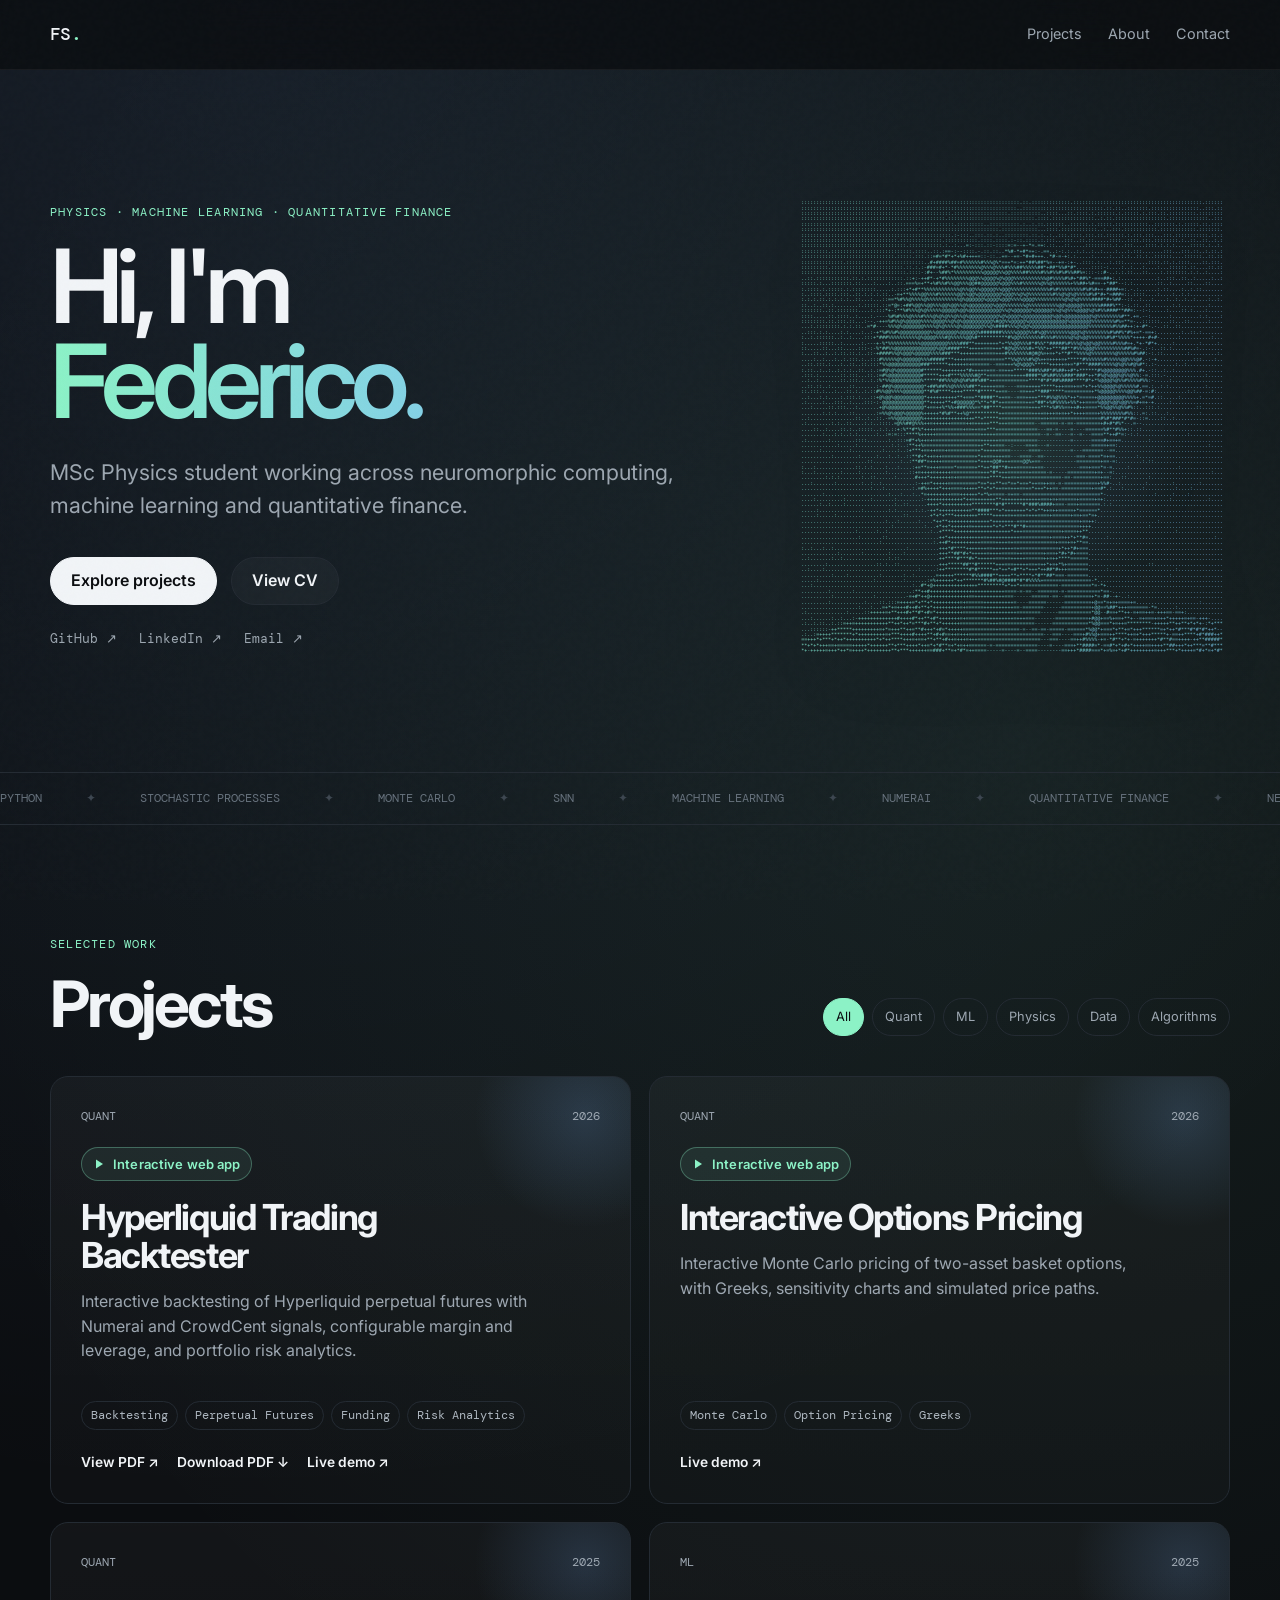
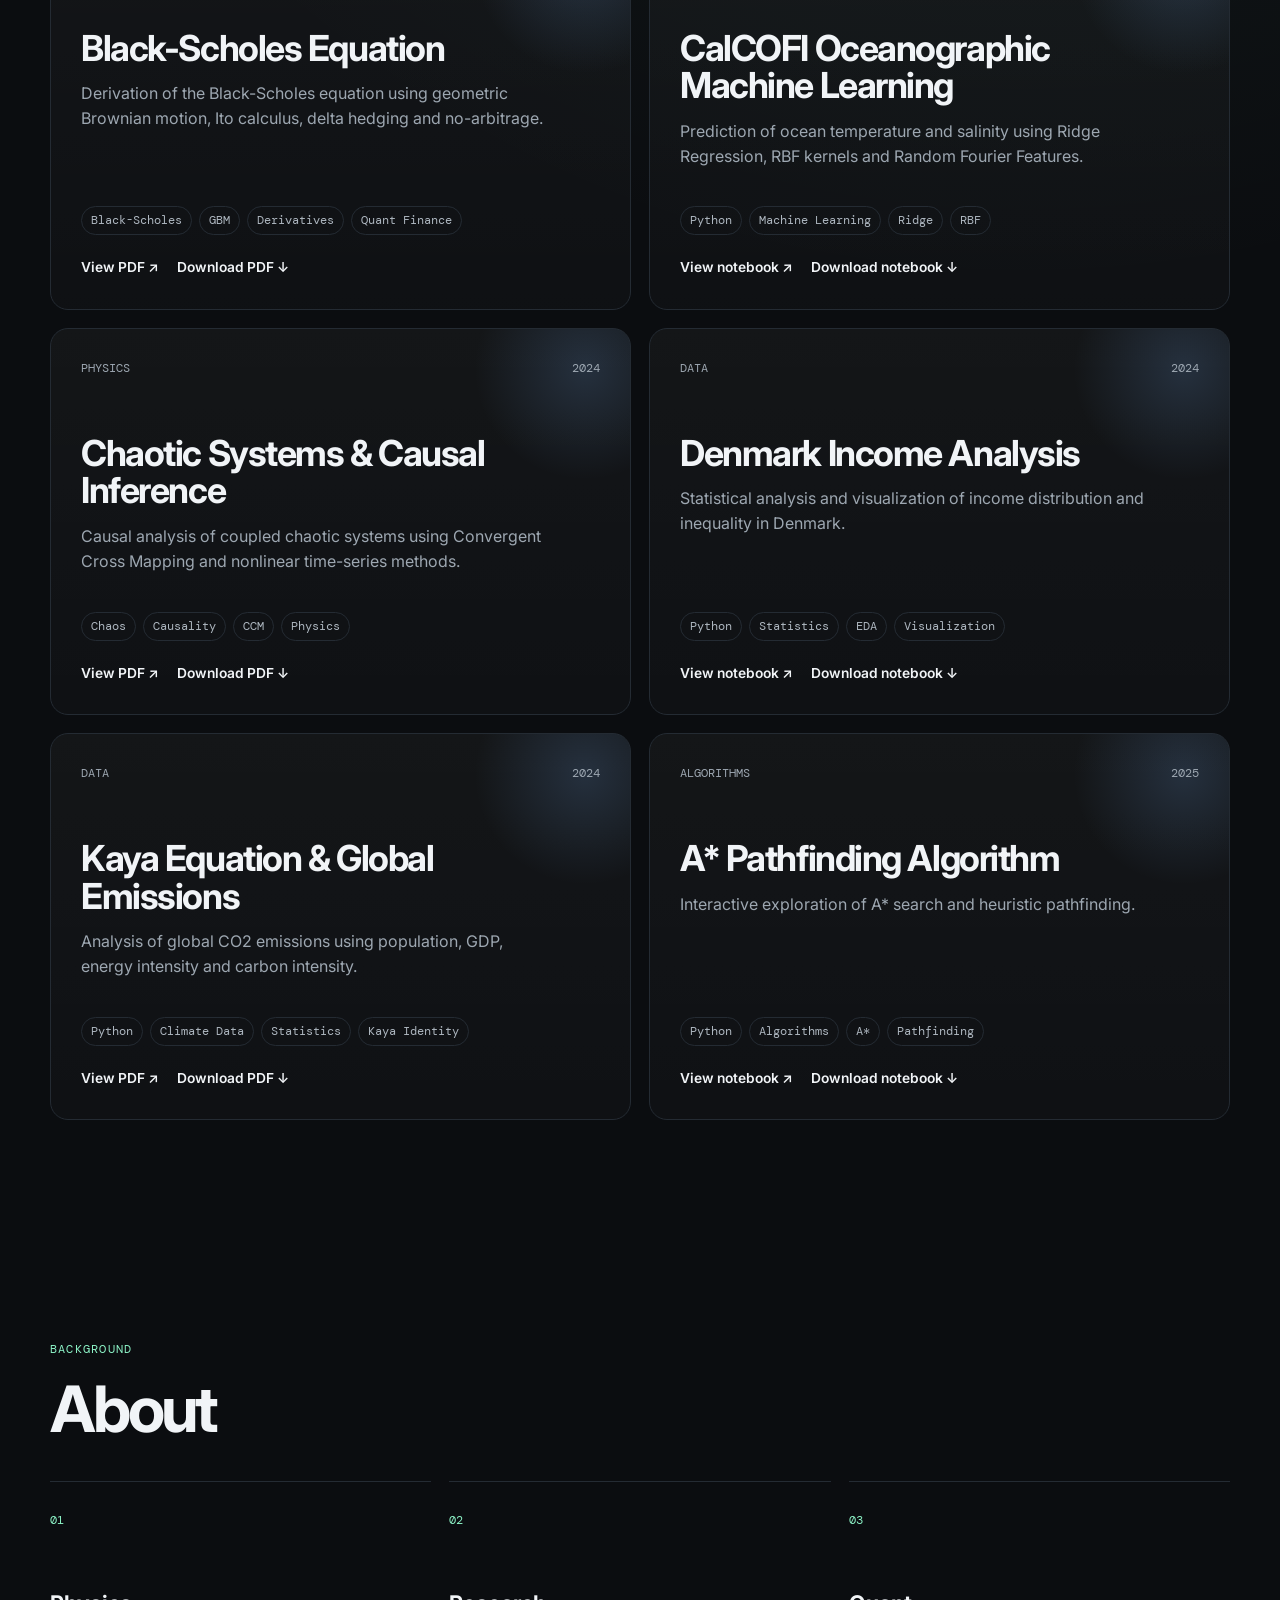
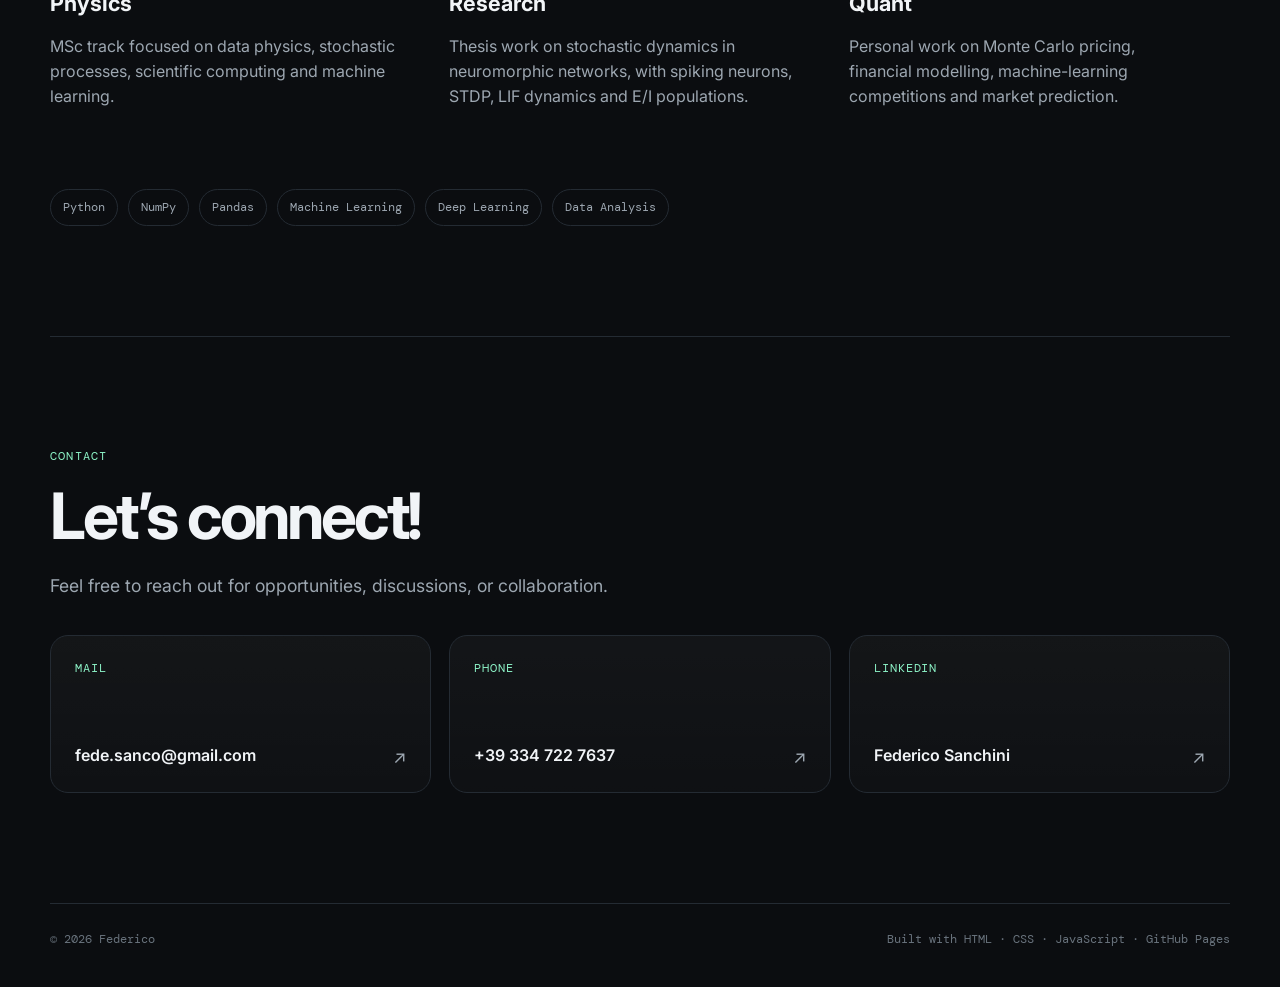
<file: index.html>
<!DOCTYPE html>
<html lang="en">
<head>
  <meta charset="UTF-8" />
  <meta name="viewport" content="width=device-width, initial-scale=1.0" />
  <meta name="description" content="Federico — Physics, Machine Learning, Quantitative Finance and Neuromorphic Computing." />
  <title>Federico Sanchini | Physics · ML · Quant</title>
  <link rel="preconnect" href="https://fonts.googleapis.com">
  <link rel="preconnect" href="https://fonts.gstatic.com" crossorigin>
  <link href="https://fonts.googleapis.com/css2?family=DM+Mono:wght@400;500&family=Inter:wght@400;500;600;700&display=swap" rel="stylesheet">
  <link rel="stylesheet" href="styles.css?v=20260910-app-badge1" />
</head>

<body>
  <div class="noise"></div>

  <header class="site-header">
    <div class="header-inner shell">
      <a class="brand" href="#top">FS<span class="accent">.</span></a>
      <nav class="nav">
        <a href="#projects">Projects</a>
        <a href="#about">About</a>
        <a href="#contact">Contact</a>
      </nav>
    </div>
  </header>

  <main id="top">
    <section class="hero shell">
      <div class="hero-content">
        <div class="eyebrow">PHYSICS · MACHINE LEARNING · QUANTITATIVE FINANCE</div>
        <h1>
          Hi, I'm
          <span class="gradient-text">Federico.</span>
        </h1>
        <p class="hero-copy">
          MSc Physics student working across neuromorphic computing,
          machine learning and quantitative finance.
        </p>

        <div class="hero-actions">
          <a class="button primary" href="#projects">Explore projects</a>
          <a class="button secondary" href="cv.pdf" target="_blank" rel="noreferrer">View CV</a>
        </div>

        <div class="hero-links">
          <a href="https://github.com/federicosanchini" target="_blank" rel="noreferrer">GitHub ↗</a>
          <a href="https://www.linkedin.com/in/federico-sanchini-ba5878307/" target="_blank" rel="noreferrer">LinkedIn ↗</a>
          <a href="mailto:fede.sanco@gmail.com">Email ↗</a>
        </div>
      </div>

      <figure class="hero-portrait">
        <img
          src="assets/images/federico-ascii.svg"
          alt="ASCII portrait of Federico Sanchini"
          width="542"
          height="604"
        />
      </figure>
    </section>

    <section class="ticker" aria-hidden="true">
      <div class="ticker-track">
        <span>PYTHON</span><span>STOCHASTIC PROCESSES</span><span>MONTE CARLO</span>
        <span>SNN</span><span>MACHINE LEARNING</span><span>NUMERAI</span>
        <span>QUANTITATIVE FINANCE</span><span>NEUROMORPHIC COMPUTING</span>
        <span>PYTHON</span><span>STOCHASTIC PROCESSES</span><span>MONTE CARLO</span>
        <span>SNN</span><span>MACHINE LEARNING</span><span>NUMERAI</span>
      </div>
    </section>

    <section id="projects" class="section shell">
      <div class="section-head">
        <div>
          <div class="eyebrow">SELECTED WORK</div>
          <h2>Projects</h2>
        </div>

        <div id="filters" class="filters" aria-label="Project filters"></div>
      </div>

      <div id="projects-grid" class="projects-grid"></div>
    </section>

    <section id="about" class="section shell">
      <div class="section-head">
        <div>
          <div class="eyebrow">BACKGROUND</div>
          <h2>About</h2>
        </div>
      </div>

      <div class="about-grid">
        <div class="about-card">
          <span class="card-number">01</span>
          <h3>Physics</h3>
          <p>
            MSc track focused on data physics, stochastic processes,
            scientific computing and machine learning.
          </p>
        </div>

        <div class="about-card">
          <span class="card-number">02</span>
          <h3>Research</h3>
          <p>
            Thesis work on stochastic dynamics in neuromorphic networks,
            with spiking neurons, STDP, LIF dynamics and E/I populations.
          </p>
        </div>

        <div class="about-card">
          <span class="card-number">03</span>
          <h3>Quant</h3>
          <p>
            Personal work on Monte Carlo pricing, financial modelling,
            machine-learning competitions and market prediction.
          </p>
        </div>
      </div>

      <div class="stack">
        <span>Python</span>
        <span>NumPy</span>
        <span>Pandas</span>
        <span>Machine Learning</span>
        <span>Deep Learning</span>
        <span>Data Analysis</span>
      </div>
    </section>

    <section id="contact" class="section shell contact">
      <div class="eyebrow">CONTACT</div>
      <h2>Let’s connect!</h2>
      <p>
        Feel free to reach out for opportunities, discussions, or collaboration.
      </p>

      <div class="contact-grid">
        <a class="contact-card" href="mailto:fede.sanco@gmail.com">
          <span class="contact-label">Mail</span>
          <span class="contact-value">fede.sanco@gmail.com</span>
          <span class="contact-arrow" aria-hidden="true">↗</span>
        </a>

        <a class="contact-card" href="tel:+393347227637">
          <span class="contact-label">Phone</span>
          <span class="contact-value">+39 334 722 7637</span>
          <span class="contact-arrow" aria-hidden="true">↗</span>
        </a>

        <a
          class="contact-card"
          href="https://www.linkedin.com/in/federico-sanchini-ba5878307/"
          target="_blank"
          rel="noopener noreferrer"
        >
          <span class="contact-label">LinkedIn</span>
          <span class="contact-value">Federico Sanchini</span>
          <span class="contact-arrow" aria-hidden="true">↗</span>
        </a>
      </div>
    </section>
  </main>

  <footer class="footer shell">
    <span>© <span id="year"></span> Federico</span>
    <span>Built with HTML · CSS · JavaScript · GitHub Pages</span>
  </footer>

  <div id="project-modal" class="modal" aria-hidden="true">
    <div class="modal-backdrop" data-close-modal></div>
    <article class="modal-panel" role="dialog" aria-modal="true" aria-labelledby="modal-title">
      <button class="modal-close" aria-label="Close project" data-close-modal>×</button>
      <div id="modal-content"></div>
    </article>
  </div>

  <script src="projects.js?v=20260910-hl-merged1"></script>
  <script src="app.js?v=20260910-app-badge1"></script>
</body>
</html>
</file>
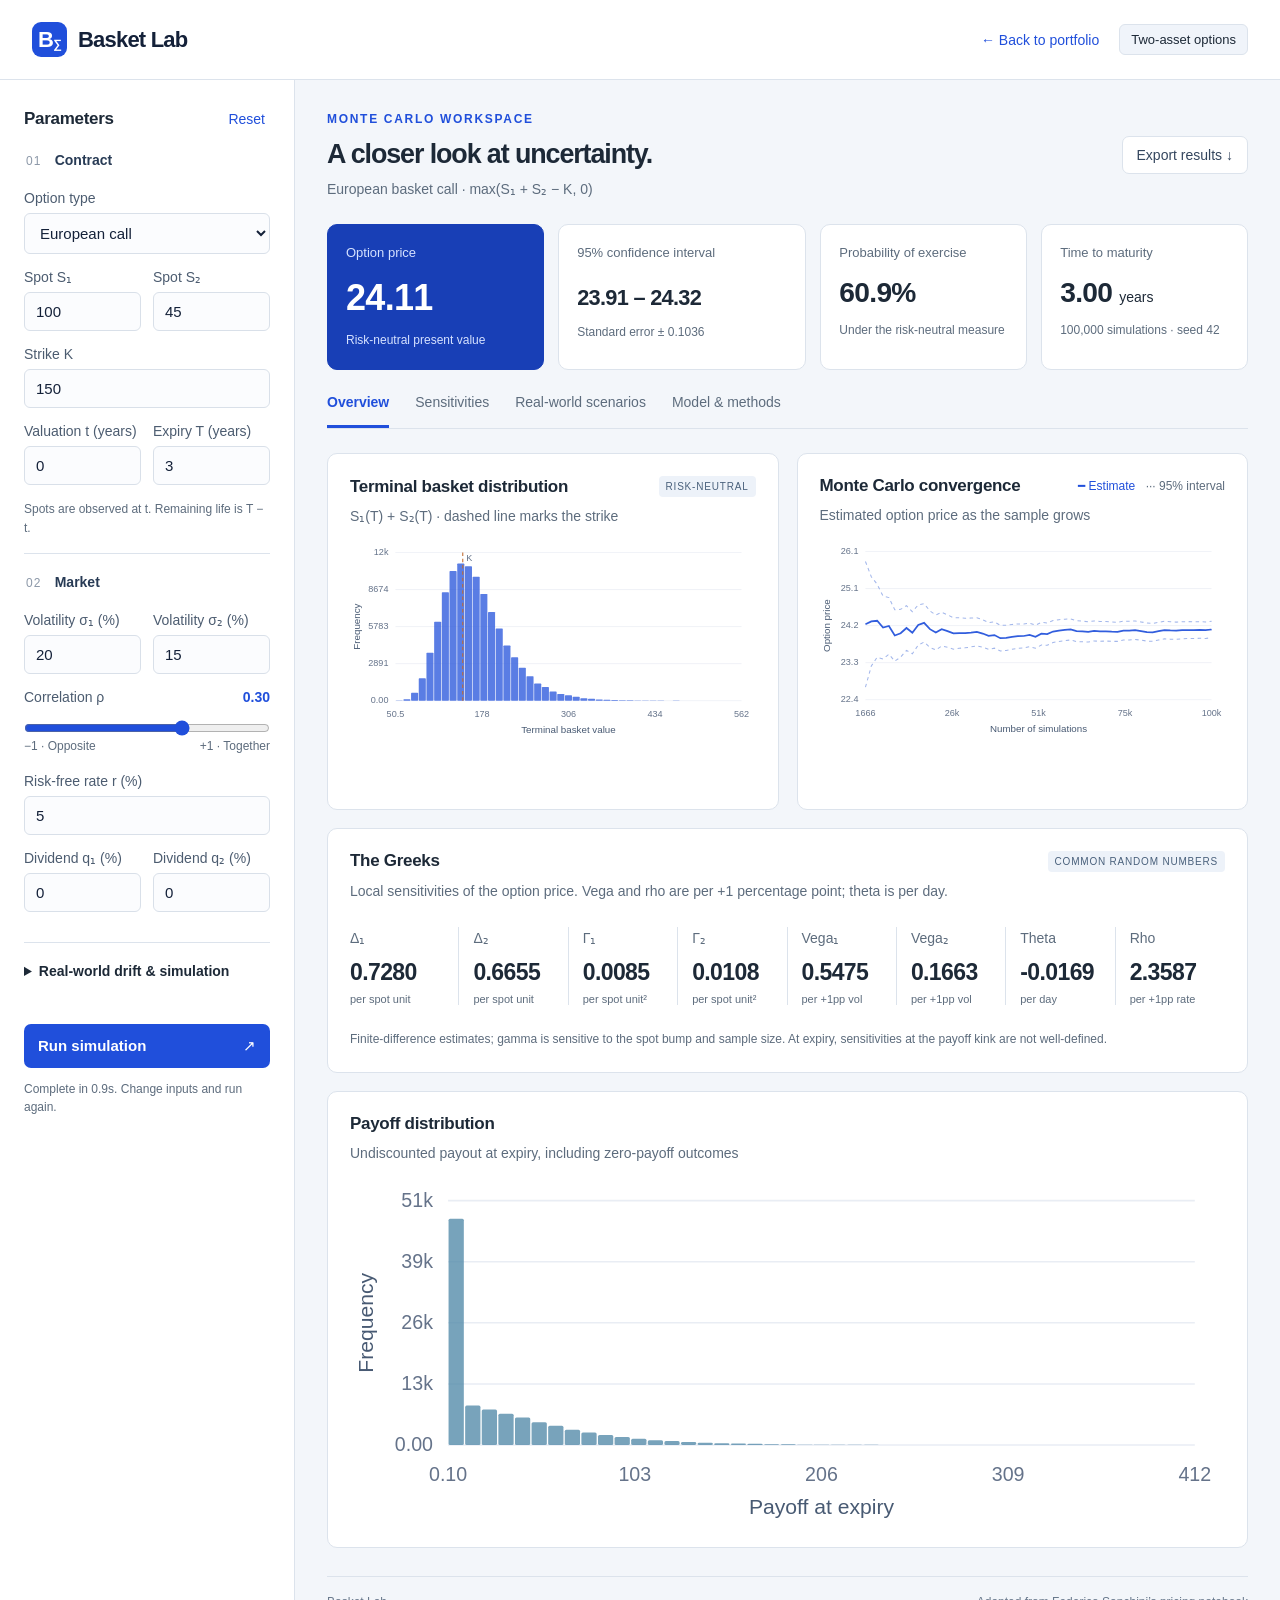
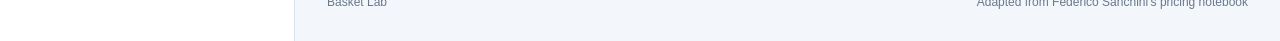
<file: basket-lab/index.html>
<!doctype html><html lang="en"><head><meta charset="utf-8"><meta name="viewport" content="width=device-width, initial-scale=1"><meta name="description" content="Explore two-asset basket options with Monte Carlo pricing, Greeks and interactive sensitivity charts."><title>Basket Lab | Federico Sanchini</title><link rel="stylesheet" href="styles.css"></head><body>
<header><a href="./" class="brand"><span class="mark">B<span>∑</span></span> Basket Lab</a><a class="portfolio-link" href="../">← Back to portfolio</a><span class="tag">Two-asset options</span></header>
<div class="workspace"><aside><div class="section-heading"><h2>Parameters</h2><button id="reset" type="button" class="text-button">Reset</button></div><form id="controls"><fieldset><legend>01 <span>Contract</span></legend><label>Option type<select name="kind"><option value="call">European call</option><option value="put">European put</option></select></label><div class="pair"><label>Spot S₁<input name="s1" type="number" min="0.01" max="100000" step="any" value="100" required></label><label>Spot S₂<input name="s2" type="number" min="0.01" max="100000" step="any" value="45" required></label></div><label>Strike K<input name="k" type="number" min="0.01" max="200000" step="any" value="150" required></label><div class="pair"><label>Valuation t (years)<input name="t" type="number" min="0" max="30" step="any" value="0" required></label><label>Expiry T (years)<input name="T" type="number" min="0" max="30" step="any" value="3" required></label></div><small>Spots are observed at t. Remaining life is T − t.</small></fieldset>
<fieldset><legend>02 <span>Market</span></legend><div class="pair"><label>Volatility σ₁ (%)<input name="v1" type="number" min="0" max="100" step="any" value="20" required></label><label>Volatility σ₂ (%)<input name="v2" type="number" min="0" max="100" step="any" value="15" required></label></div><label class="range-label">Correlation ρ <output id="corr-value">0.30</output><input name="corr" type="range" min="-1" max="1" step="0.01" value="0.3"></label><div class="range-extents"><span>−1 · Opposite</span><span>+1 · Together</span></div><label>Risk-free rate r (%)<input name="r" type="number" min="-10" max="30" step="any" value="5" required></label><div class="pair"><label>Dividend q₁ (%)<input name="q1" type="number" min="0" max="30" step="any" value="0" required></label><label>Dividend q₂ (%)<input name="q2" type="number" min="0" max="30" step="any" value="0" required></label></div></fieldset>
<details><summary>Real-world drift & simulation</summary><div class="pair"><label>Price drift μ₁ (%)<input name="mu1" type="number" min="-50" max="50" step="any" value="8" required></label><label>Price drift μ₂ (%)<input name="mu2" type="number" min="-50" max="50" step="any" value="6" required></label></div><small>μ affects only the real-world scenario chart. Enter price drift excluding dividends.</small><label>Pricing simulations<select name="n"><option value="10000">10,000 · Quick</option><option value="50000">50,000</option><option value="100000" selected>100,000 · Standard</option><option value="500000">500,000 · Precise</option></select></label><div class="pair"><label>Random seed<input name="seed" type="number" min="0" max="4294960000" step="1" value="42" required></label><label>Path steps<input name="steps" type="number" min="10" max="1000" step="1" value="252" required></label></div><label>Spot bump for Greeks (%)<input name="bump" type="number" min="0.1" max="10" step="any" value="1" required></label></details>
<div class="run-area"><button class="primary" id="run" type="submit">Run simulation <span>↗</span></button><p id="status" role="status">Preparing your first simulation…</p></div></form></aside>
<main><div class="title-row"><div><p class="eyebrow">MONTE CARLO WORKSPACE</p><h1>A closer look at uncertainty.</h1><p class="subtitle" id="contract">European basket call · max(S₁ + S₂ − K, 0)</p></div><button id="download" class="outline" disabled>Export results ↓</button></div><div id="results" aria-busy="true"><section class="metrics"><article class="metric featured"><p>Option price</p><strong id="price">—</strong><span>Risk-neutral present value</span></article><article class="metric"><p>95% confidence interval</p><strong id="ci">—</strong><span id="se">Monte Carlo sampling uncertainty</span></article><article class="metric"><p>Probability of exercise</p><strong id="prob">—</strong><span>Under the risk-neutral measure</span></article><article class="metric"><p>Time to maturity</p><strong id="tau">3.00 <em>years</em></strong><span id="samples">100,000 simulations · seed 42</span></article></section>
<nav class="tabs" aria-label="Analysis views"><button data-tab="overview" class="active" aria-pressed="true">Overview</button><button data-tab="sensitivities" aria-pressed="false">Sensitivities</button><button data-tab="scenarios" aria-pressed="false">Real-world scenarios</button><button data-tab="method" aria-pressed="false">Model & methods</button></nav>
<section id="overview" class="tab-panel"><div class="chart-grid"><article class="panel"><div class="panel-top"><h2>Terminal basket distribution</h2><span class="badge">RISK-NEUTRAL</span></div><p>S₁(T) + S₂(T) · dashed line marks the strike</p><div id="distribution" class="chart"></div></article><article class="panel"><div class="panel-top"><h2>Monte Carlo convergence</h2><span class="legend">━ Estimate <span>··· 95% interval</span></span></div><p>Estimated option price as the sample grows</p><div id="convergence" class="chart"></div></article></div><article class="panel greeks-panel"><div class="panel-top"><h2>The Greeks</h2><span class="badge">COMMON RANDOM NUMBERS</span></div><p>Local sensitivities of the option price. Vega and rho are per +1 percentage point; theta is per day.</p><div class="greek-grid" id="greeks"></div><small>Finite-difference estimates; gamma is sensitive to the spot bump and sample size. At expiry, sensitivities at the payoff kink are not well-defined.</small></article><article class="panel"><h2>Payoff distribution</h2><p>Undiscounted payout at expiry, including zero-payoff outcomes</p><div id="payoff" class="chart short"></div></article></section>
<section id="sensitivities" class="tab-panel" hidden><p class="view-note" id="chart-note"></p><div class="chart-grid"><article class="panel"><h2>Spot × volatility</h2><p>Option price across S₁ and σ₁; other inputs held constant</p><div id="heatmap" class="chart heatmap"></div></article><article class="panel"><h2>Price vs correlation</h2><p>How joint asset movement changes the option value</p><div id="correlation" class="chart"></div></article><article class="panel"><h2>Price vs strike</h2><p>Change the exercise price, hold the market fixed</p><div id="strike" class="chart"></div></article><article class="panel"><h2>Price vs remaining maturity</h2><p>Reprice at different times to expiry</p><div id="maturity" class="chart"></div></article></div></section>
<section id="scenarios" class="tab-panel" hidden><div class="info"><strong>Explore expected returns with μ₁ and μ₂.</strong><p>These paths use your real-world price drifts. The option price and Greeks above continue to use r − q under the risk-neutral measure.</p></div><article class="panel"><div class="panel-top"><h2>Possible basket paths</h2><span class="badge">REAL-WORLD</span></div><p>Twelve illustrative paths · bold line is the analytical expected basket value</p><div id="paths" class="chart tall"></div></article><p class="view-note">Time steps control only this path display. European option prices use exact terminal sampling, so they have no time-discretization error.</p></section>
<section id="method" class="tab-panel" hidden><article class="panel prose"><h2>Two correlated geometric Brownian motions</h2><p>The basket contains one unit of each asset. This extends the supplied pricing notebook with a put option, dividends, reproducible randomness and rate sensitivity. All prices use one consistent, unspecified currency.</p><div class="formula">Sᵢ(T) = Sᵢ(t) exp[(r − qᵢ − ½σᵢ²)τ + σᵢ√τ Zᵢ]<br>Z₂ = ρX + √(1 − ρ²)Y &nbsp; · &nbsp; Z₁ = X &nbsp; · &nbsp; τ = T − t</div><p>X and Y are independent standard normal draws. For a call the payoff is max(S₁(T) + S₂(T) − K, 0); for a put it is max(K − S₁(T) − S₂(T), 0). The estimated value is the mean payoff discounted by exp(−rτ).</p><h3>Precision and sensitivities</h3><p>The approximate 95% interval is price ± 1.96 × standard error of discounted payoffs. It measures simulation error, not model risk. A zero standard error with zero observed payouts does not rule out rare payouts. Increase the sample size for tail events.</p><p>Greeks use finite differences with the same Gaussian draws for every bump. Delta and gamma use your spot bump. Vega uses a 0.5 percentage point volatility bump (forward at zero); rho uses a 0.05 percentage point rate bump. Theta rolls remaining maturity down by one day, or the available fraction of a day near expiry, normalized to a daily rate. At expiry theta is unavailable.</p><p>Sensitivity charts reuse up to 15,000 draws for responsiveness; the headline price and Greeks use your full sample count. Their estimates may differ slightly. At extreme volatility or maturity, rare lognormal tail events may require many more samples.</p><h3>Assumptions</h3><p>European exercise, constant rates, continuous dividend yields, constant volatilities and correlation, and no transaction costs. Real-world paths use μ as the price drift excluding dividends. Inputs are model scenarios, not live market data.</p><p><a href="https://book.derivative-securities.org/Chapter_MonteCarlo.html" target="_blank" rel="noreferrer">Reference: Pricing and Hedging Derivative Securities, Monte Carlo Methods ↗</a></p></article></section>
</div><footer>Basket Lab <span>Adapted from Federico Sanchini’s pricing notebook</span></footer></main></div><script type="module" src="app.js"></script></body></html>
</file>
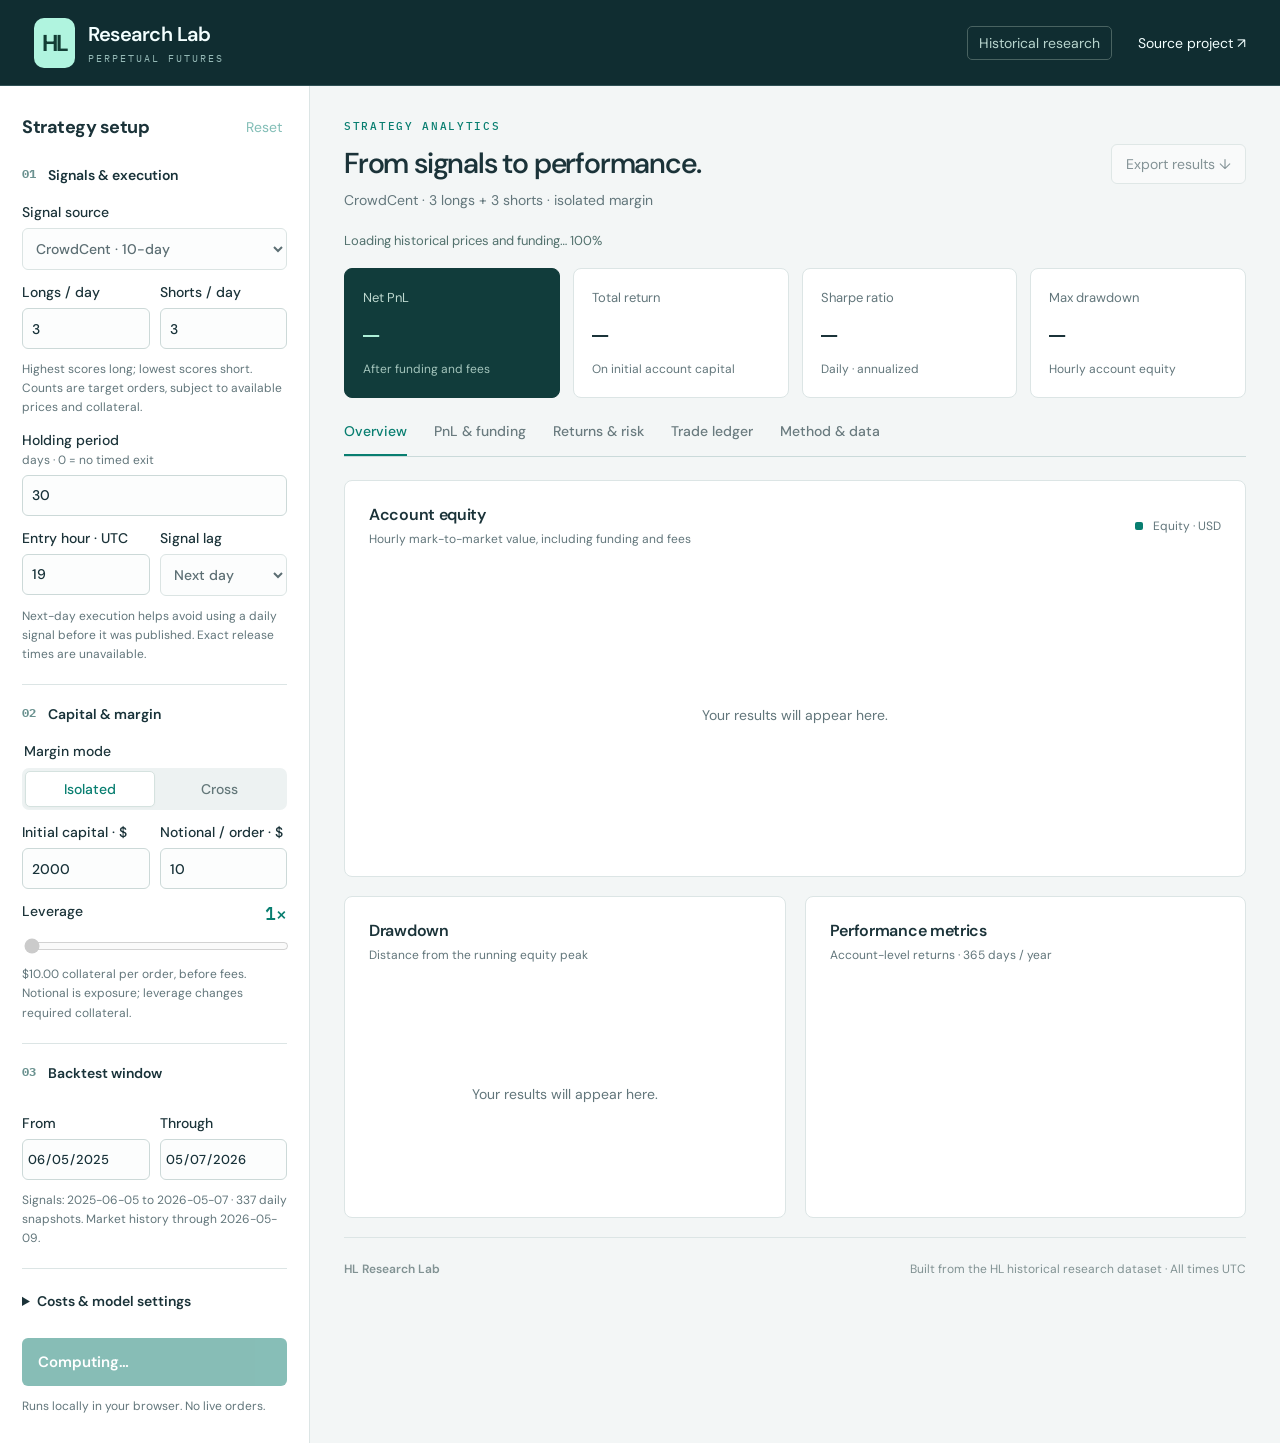
<file: hl-lab/index.html>
<!doctype html><html lang="en"><head><meta charset="utf-8"><meta name="viewport" content="width=device-width,initial-scale=1"><meta name="description" content="Explore historical Hyperliquid perpetual futures strategies with Numerai and CrowdCent signals, funding attribution and portfolio risk analytics."><title>HL Research Lab | Federico Sanchini</title><link rel="stylesheet" href="./style.css"><link rel="icon" href="data:image/svg+xml,%3Csvg xmlns='http://www.w3.org/2000/svg' viewBox='0 0 64 64'%3E%3Crect width='64' height='64' rx='12' fill='%230c2527'/%3E%3Ctext x='8' y='43' fill='%237fe8cb' font-size='35' font-family='sans-serif'%3EHL%3C/text%3E%3C/svg%3E"></head><body>
<header class="top"><a class="brand" href="./"><span class="logo">HL</span><span>Research Lab<small>PERPETUAL FUTURES</small></span></a><div class="top-right"><span class="snapshot">Historical research</span><a href="https://github.com/federicosanchini/HL" target="_blank" rel="noreferrer">Source project ↗</a></div></header>
<div class="workspace"><aside><form id="settings"><div class="side-title"><h2>Strategy setup</h2><button type="button" id="reset" class="text-button">Reset</button></div>
<section class="control-group"><h3>01 <span>Signals & execution</span></h3><label>Signal source<select name="source" id="source"><option value="crowd10">CrowdCent · 10-day</option><option value="crowd30">CrowdCent · 30-day</option><option value="numerai">Numerai</option></select></label><div class="two"><label>Longs / day<input name="longs" type="number" min="0" max="90" step="1" value="3" required></label><label>Shorts / day<input name="shorts" type="number" min="0" max="90" step="1" value="3" required></label></div><p class="hint">Highest scores long; lowest scores short. Counts are target orders, subject to available prices and collateral.</p><label>Holding period <span>days · 0 = no timed exit</span><input name="holding" type="number" min="0" max="365" step="1" value="30" required></label><div class="two"><label>Entry hour · UTC<input name="entryHour" type="number" min="0" max="23" step="1" value="19" required></label><label>Signal lag<select name="signalLag"><option value="1">Next day</option><option value="0">Same day</option></select></label></div><p class="hint">Next-day execution helps avoid using a daily signal before it was published. Exact release times are unavailable.</p></section>
<section class="control-group"><h3>02 <span>Capital & margin</span></h3><fieldset><legend>Margin mode</legend><div class="segmented"><label><input type="radio" name="mode" value="isolated" checked><span>Isolated</span></label><label><input type="radio" name="mode" value="cross"><span>Cross</span></label></div></fieldset><div class="two"><label>Initial capital · $<input name="capital" type="number" min="1" max="100000000" value="2000" required></label><label>Notional / order · $<input name="notional" type="number" min="0.01" max="10000000" step="0.01" value="10" required></label></div><label class="range-label">Leverage <output id="lev-label">1×</output><input name="leverage" id="leverage" type="range" min="1" max="40" step="1" value="1"></label><p class="hint" id="margin-hint">$10.00 collateral per order, before fees. Notional is exposure; leverage changes required collateral.</p></section>
<section class="control-group"><h3>03 <span>Backtest window</span></h3><div class="two"><label>From<input type="date" name="start" id="start" value="2025-06-05" required></label><label>Through<input type="date" name="end" id="end" value="2026-05-07" required></label></div><p class="hint" id="coverage">Reading available history…</p></section>
<details class="advanced"><summary>Costs & model settings</summary><div class="two"><label>Fee / fill · bps<input name="feeBps" type="number" min="0" max="1000" step="0.1" value="4.5" required></label><label>Liquidation fee · bps<input name="liqBps" type="number" min="0" max="1000" step="0.1" value="0" required></label><label>Risk-free rate · %<input name="rfPct" type="number" min="-99" max="100" step="0.1" value="0" required></label><label>Entry delay · hours<input name="delay" type="number" min="0" max="23" step="1" value="1" required></label><label>Fallback max leverage<input name="defaultMax" type="number" min="1" max="40" step="1" value="5" required></label></div><label class="check"><input name="closeEnd" type="checkbox" checked>Close positions at end</label><label class="check"><input name="fallback" type="checkbox" checked>Use oracle prices for missing candles</label></details>
<div class="run-wrap"><button class="run" id="run" type="submit">Run backtest <span>↗</span></button><p class="hint" id="run-note">Runs locally in your browser. No live orders.</p></div></form></aside>
<main><div class="heading"><div><p class="eyebrow">STRATEGY ANALYTICS</p><h1>From signals to performance.</h1><p id="run-description">CrowdCent · 3 longs + 3 shorts · isolated margin</p></div><button id="export" class="outline" disabled>Export results ↓</button></div>
<div id="status" class="status" role="status" aria-live="polite">Loading historical data…</div>
<div id="results" aria-busy="true"><section class="metrics" id="metrics"><article><span>Net PnL</span><strong>—</strong><small>After funding and fees</small></article><article><span>Total return</span><strong>—</strong><small>On initial account capital</small></article><article><span>Sharpe ratio</span><strong>—</strong><small>Daily · annualized</small></article><article><span>Max drawdown</span><strong>—</strong><small>Hourly account equity</small></article></section>
<nav class="tabs" aria-label="Analysis views"><button class="active" data-tab="overview" aria-pressed="true">Overview</button><button data-tab="attribution" aria-pressed="false">PnL & funding</button><button data-tab="risk" aria-pressed="false">Returns & risk</button><button data-tab="trades" aria-pressed="false">Trade ledger</button><button data-tab="method" aria-pressed="false">Method & data</button></nav>
<div id="overview" class="tab-content"><section class="panel"><div class="panel-heading"><div><h2>Account equity</h2><p>Hourly mark-to-market value, including funding and fees</p></div><span class="legend"><i></i> Equity · USD</span></div><div id="equity-chart" class="chart tall"></div></section><div class="split"><section class="panel"><div class="panel-heading"><div><h2>Drawdown</h2><p>Distance from the running equity peak</p></div></div><div id="dd-chart" class="chart"></div></section><section class="panel"><div class="panel-heading"><div><h2>Performance metrics</h2><p>Account-level returns · 365 days / year</p></div></div><div id="metric-table"></div></section></div></div>
<div id="attribution" class="tab-content" hidden><section class="panel"><div class="panel-heading"><div><h2>Where the PnL comes from</h2><p>Price PnL + funding − fees = net PnL</p></div></div><div id="decomp" class="decomp"></div><div id="pnl-chart" class="chart tall"></div></section><div class="split"><section class="panel"><div class="panel-heading"><div><h2>Funding PnL</h2><p>Positive = received · negative = paid</p></div></div><div id="fund-chart" class="chart"></div></section><section class="panel"><div class="panel-heading"><div><h2>Long & short price PnL</h2><p>Realized + unrealized · excludes funding and fees</p></div></div><div id="side-chart" class="chart"></div></section></div></div>
<div id="risk" class="tab-content" hidden><div class="split"><section class="panel"><div class="panel-heading"><div><h2>Daily return distribution</h2><p>UTC day-end account equity changes</p></div></div><div id="hist-chart" class="chart"></div></section><section class="panel"><div class="panel-heading"><div><h2>Monthly returns</h2><p>Compounded daily account returns</p></div></div><div id="monthly"></div></section></div><section class="panel"><div class="panel-heading"><div><h2>Gross exposure</h2><p>Sum of absolute position notionals · USD</p></div></div><div id="exp-chart" class="chart"></div></section><section class="panel"><div class="panel-heading"><h2>Risk & trading statistics</h2></div><div id="risk-metrics" class="risk-grid"></div></section></div>
<div id="trades" class="tab-content" hidden><section class="panel"><div class="panel-heading"><div><h2>Execution ledger</h2><p id="trade-caption"></p></div><label class="compact">Show<select id="ledger-type"><option value="trades">Executed orders</option><option value="closed">Closing events</option><option value="skips">Skipped signals</option></select></label></div><div id="ledger" class="table-scroll"></div><div class="pagination"><button class="outline" id="prev">← Previous</button><span id="page-count"></span><button class="outline" id="next">Next →</button></div></section></div>
<div id="method" class="tab-content" hidden><section class="panel prose"><p class="eyebrow">REPRODUCIBLE RESEARCH</p><h2>Historical data. Explicit assumptions.</h2><p>This app adapts the Python backtester in Federico Sanchini’s HL repository to run in the browser. All results use the uploaded repository’s historical CSV snapshot, not live market data.</p><div id="data-quality"></div><h3>Strategy and portfolio accounting</h3><p>Daily signals select the highest scores for longs and the lowest for shorts. Each selected symbol receives a fixed-notional order. Same-side orders merge at a weighted-average entry price; opposite-side orders reduce, close, or flip the position. Long selections take precedence if the selections overlap. Actual fills can be fewer than requested.</p><p>Isolated mode locks collateral per symbol; funding changes that collateral. Cross mode shares account collateral. Leverage sets initial margin (notional ÷ leverage), not a multiplier on fixed-notional PnL. Orders above the repository’s asset leverage limit are skipped. Limits and maintenance rates are a historical, partial model table, not verified current exchange rules.</p><h3>Execution, funding and liquidation</h3><p>Orders use the configured UTC candle open, with a bounded entry delay. Funding is applied after orders at each hourly timestamp: −signed quantity × oracle price × funding rate. Positive rates cost longs and pay shorts. Missing funding records contribute no funding and are counted below; missing oracle prices use the latest available mark.</p><p>Candle closes proxy mark prices; lows and highs proxy intrahour liquidation triggers. Cross liquidation is a sequential portfolio approximation; the intrahour price path, exchange margin tiers, slippage, market impact and order-book liquidity are not modeled. Oracle fallback candles have identical OHLC values and can understate liquidation risk. Stale marks are carried when no permitted candle is available.</p><h3>Changes from the original Python model</h3><p>Collateral checks use the current candle open instead of its future close. Timed exits retain a reference to their original exposure so an old exit cannot close a newly reopened position. Risk-reducing exits are allowed even if free collateral is depleted; flips must fund the new exposure. Final closure uses the actual stop time if equity is depleted. Signal execution defaults to a one-day lag because precise historical publication times are absent. These changes can make results differ from the original script.</p><h3>Metric definitions</h3><p>Equity = initial capital + realized price PnL + unrealized price PnL + funding − fees. Daily returns use consecutive UTC day-end equity values, with initial capital as the first baseline. Sharpe uses mean daily excess return ÷ sample standard deviation × √365. Sortino uses the root-mean-square negative daily excess return as its denominator, across all days. The annual risk-free input is converted to a compound daily rate.</p><p>CAGR = (final equity ÷ initial capital)^(365 ÷ elapsed days) − 1. Short windows can produce extreme annualized values. Maximum drawdown uses hourly equity and includes initial capital as the starting peak. Calmar = CAGR ÷ absolute maximum drawdown. Undefined metrics display “—”; CAGR is undefined for nonpositive final equity.</p><p>Win rate and profit factor use closing-event price PnL minus exit fees. They exclude entry fees and funding, and partial closes count as separate events. They are not full round-trip net trade statistics. Full account performance includes every fee and funding payment.</p></section></div>
</div><footer><span>HL Research Lab</span><span>Built from the HL historical research dataset · All times UTC</span></footer></main></div><div id="tooltip" class="tooltip" hidden></div><script type="module" src="./app.js"></script></body></html>
</file>
<file: styles.css>
:root {
  --bg: #0b0d10;
  --bg-soft: #11151a;
  --panel: #14191f;
  --text: #f1f4f7;
  --muted: #9da7b1;
  --line: #242b33;
  --accent: #8cf2c6;
  --accent-2: #7eb6ff;
  --radius: 18px;
  --shell: 1180px;
}

* { box-sizing: border-box; }

html { scroll-behavior: smooth; }

body {
  margin: 0;
  background:
    radial-gradient(circle at 20% 0%, rgba(126, 182, 255, 0.10), transparent 35%),
    radial-gradient(circle at 80% 18%, rgba(140, 242, 198, 0.08), transparent 32%),
    var(--bg);
  color: var(--text);
  font-family: "Inter", system-ui, -apple-system, BlinkMacSystemFont, "Segoe UI", sans-serif;
  line-height: 1.55;
}

body.modal-open { overflow: hidden; }

a { color: inherit; text-decoration: none; }

button, a { -webkit-tap-highlight-color: transparent; }

.shell {
  width: min(calc(100% - 40px), var(--shell));
  margin-inline: auto;
}

.noise {
  position: fixed;
  inset: 0;
  pointer-events: none;
  opacity: .03;
  background-image: url("data:image/svg+xml,%3Csvg viewBox='0 0 180 180' xmlns='http://www.w3.org/2000/svg'%3E%3Cfilter id='noise'%3E%3CfeTurbulence type='fractalNoise' baseFrequency='.9' numOctaves='3' stitchTiles='stitch'/%3E%3C/filter%3E%3Crect width='100%25' height='100%25' filter='url(%23noise)' opacity='.55'/%3E%3C/svg%3E");
  z-index: 20;
}

.site-header {
  position: sticky;
  top: 0;
  z-index: 10;
  width: 100%;
  background: rgba(11, 13, 16, .78);
  backdrop-filter: blur(16px);
  border-bottom: 1px solid rgba(255,255,255,.05);
}

.header-inner {
  min-height: 69px;
  display: flex;
  align-items: center;
  justify-content: space-between;
}

.brand {
  font-family: "DM Mono", monospace;
  font-weight: 500;
  font-size: 1.15rem;
  letter-spacing: -0.03em;
}

.accent { color: var(--accent); }

.nav {
  display: flex;
  gap: 26px;
  font-size: .9rem;
  color: var(--muted);
}

.nav a:hover { color: var(--text); }

.hero {
  min-height: 78vh;
  padding: 100px 0 90px;
  display: grid;
  grid-template-columns: minmax(0, 1.22fr) minmax(300px, .78fr);
  align-items: center;
  gap: clamp(30px, 5vw, 76px);
}

.hero-content {
  position: relative;
  z-index: 1;
}

.hero-portrait {
  width: 100%;
  max-width: 470px;
  margin: 0;
  position: relative;
  justify-self: end;
  user-select: none;
}

.hero-portrait::before {
  content: "";
  position: absolute;
  inset: 15% 8%;
  border-radius: 50%;
  background: radial-gradient(circle, rgba(140, 242, 198, .10), rgba(126, 182, 255, .05) 45%, transparent 72%);
  filter: blur(24px);
}

.hero-portrait img {
  width: 100%;
  height: auto;
  position: relative;
  display: block;
  filter: drop-shadow(0 18px 42px rgba(0, 0, 0, .24));
}

.eyebrow {
  font-family: "DM Mono", monospace;
  font-size: .76rem;
  color: var(--accent);
  letter-spacing: .1em;
  margin-bottom: 18px;
}

h1, h2, h3, p { margin-top: 0; }

h1 {
  max-width: 900px;
  margin-bottom: 28px;
  font-size: clamp(3.3rem, 8vw, 7.7rem);
  line-height: .92;
  letter-spacing: -.065em;
  font-weight: 600;
}

.gradient-text {
  display: block;
  color: transparent;
  background: linear-gradient(95deg, var(--accent), var(--accent-2));
  background-clip: text;
  -webkit-background-clip: text;
}

.hero-copy {
  max-width: 660px;
  font-size: clamp(1.1rem, 2vw, 1.35rem);
  color: var(--muted);
  margin-bottom: 34px;
}

.hero-actions,
.hero-links {
  display: flex;
  gap: 14px;
  flex-wrap: wrap;
}

.hero-links {
  margin-top: 24px;
  gap: 22px;
  color: var(--muted);
  font-family: "DM Mono", monospace;
  font-size: .83rem;
}

.hero-links a:hover { color: var(--accent); }

.button {
  display: inline-flex;
  align-items: center;
  justify-content: center;
  min-height: 48px;
  padding: 0 20px;
  border-radius: 999px;
  border: 1px solid var(--line);
  font-weight: 600;
  transition: transform .18s ease, border-color .18s ease, background .18s ease;
}

.button:hover {
  transform: translateY(-2px);
  border-color: rgba(255,255,255,.24);
}

.button.primary {
  background: var(--text);
  color: var(--bg);
  border-color: var(--text);
}

.button.secondary { background: rgba(255,255,255,.03); }

.ticker {
  overflow: hidden;
  border-top: 1px solid var(--line);
  border-bottom: 1px solid var(--line);
  padding: 16px 0;
}

.ticker-track {
  display: flex;
  gap: 44px;
  width: max-content;
  animation: ticker 36s linear infinite;
  color: #66717c;
  font-family: "DM Mono", monospace;
  font-size: .78rem;
}

.ticker-track span::after {
  content: "✦";
  margin-left: 44px;
  color: #3d4650;
}

@keyframes ticker {
  from { transform: translateX(0); }
  to { transform: translateX(-50%); }
}

.section { padding: 110px 0; }

.section-head {
  display: flex;
  align-items: end;
  justify-content: space-between;
  gap: 28px;
  margin-bottom: 40px;
}

h2 {
  margin-bottom: 0;
  font-size: clamp(2.2rem, 5vw, 4.4rem);
  line-height: 1;
  letter-spacing: -.05em;
}

.filters {
  display: flex;
  flex-wrap: wrap;
  gap: 8px;
  justify-content: flex-end;
}

.filter-button {
  border: 1px solid var(--line);
  background: transparent;
  color: var(--muted);
  border-radius: 999px;
  padding: 8px 12px;
  cursor: pointer;
  font: inherit;
  font-size: .8rem;
}

.filter-button:hover,
.filter-button.active {
  color: var(--bg);
  background: var(--accent);
  border-color: var(--accent);
}

.projects-grid {
  display: grid;
  grid-template-columns: repeat(12, 1fr);
  gap: 18px;
}

.project-card {
  grid-column: span 6;
  min-height: 355px;
  position: relative;
  overflow: hidden;
  background: linear-gradient(180deg, rgba(255,255,255,.035), rgba(255,255,255,.016));
  border: 1px solid var(--line);
  border-radius: var(--radius);
  padding: 30px;
  display: flex;
  flex-direction: column;
  transition: transform .22s ease, border-color .22s ease;
}

.project-card:hover {
  transform: translateY(-4px);
  border-color: rgba(140, 242, 198, .38);
}

.project-card-open {
  position: absolute;
  inset: 0;
  z-index: 2;
  width: 100%;
  height: 100%;
  padding: 0;
  border: 0;
  border-radius: inherit;
  background: transparent;
  cursor: pointer;
}

.project-card-open:focus-visible {
  outline: 2px solid var(--accent);
  outline-offset: -4px;
}

.project-card::before {
  content: "";
  position: absolute;
  width: 230px;
  height: 230px;
  border-radius: 50%;
  background: radial-gradient(circle, rgba(126,182,255,.17), transparent 68%);
  right: -70px;
  top: -75px;
}

.project-topline {
  display: flex;
  justify-content: space-between;
  align-items: center;
  color: var(--muted);
  font-family: "DM Mono", monospace;
  font-size: .73rem;
  position: relative;
  z-index: 1;
}

.project-card h3 {
  position: relative;
  z-index: 1;
  margin: 58px 0 14px;
  max-width: 90%;
  font-size: clamp(1.45rem, 2.8vw, 2.25rem);
  line-height: 1.05;
  letter-spacing: -.04em;
}

.project-card p {
  position: relative;
  z-index: 1;
  color: var(--muted);
  max-width: 92%;
}

.tags {
  display: flex;
  flex-wrap: wrap;
  gap: 7px;
  margin-top: auto;
  padding-top: 22px;
  position: relative;
  z-index: 1;
}

.tag {
  border: 1px solid var(--line);
  border-radius: 999px;
  padding: 6px 9px;
  color: #aeb7c0;
  font: .72rem "DM Mono", monospace;
}

.project-actions {
  display: flex;
  gap: 18px;
  padding-top: 22px;
  position: relative;
  z-index: 3;
  font-size: .86rem;
  font-weight: 600;
}

.project-actions button,
.project-actions a {
  background: none;
  border: 0;
  padding: 0;
  color: var(--text);
  cursor: pointer;
  font: inherit;
}

.project-actions button:hover,
.project-actions a:hover { color: var(--accent); }

.about-grid {
  display: grid;
  grid-template-columns: repeat(3, 1fr);
  gap: 18px;
}

.about-card {
  border-top: 1px solid var(--line);
  padding: 24px 0 20px;
}

.card-number {
  font: .75rem "DM Mono", monospace;
  color: var(--accent);
}

.about-card h3 {
  margin: 56px 0 14px;
  font-size: 1.35rem;
}

.about-card p {
  color: var(--muted);
  max-width: 92%;
}

.stack {
  display: flex;
  gap: 10px;
  flex-wrap: wrap;
  margin-top: 44px;
}

.stack span {
  border: 1px solid var(--line);
  border-radius: 999px;
  padding: 8px 12px;
  color: var(--muted);
  font-family: "DM Mono", monospace;
  font-size: .78rem;
}

.contact {
  border-top: 1px solid var(--line);
  border-bottom: 1px solid var(--line);
}

.contact h2 {
  max-width: 760px;
  margin-bottom: 24px;
}

.contact p {
  max-width: 620px;
  color: var(--muted);
  font-size: 1.1rem;
  margin-bottom: 36px;
}

.contact-grid {
  display: grid;
  grid-template-columns: repeat(3, minmax(0, 1fr));
  gap: 18px;
}

.contact-card {
  min-height: 158px;
  position: relative;
  display: flex;
  flex-direction: column;
  justify-content: space-between;
  gap: 28px;
  padding: 24px;
  overflow: hidden;
  border: 1px solid var(--line);
  border-radius: var(--radius);
  background: linear-gradient(180deg, rgba(255,255,255,.035), rgba(255,255,255,.016));
  transition: transform .22s ease, border-color .22s ease;
}

.contact-card:hover {
  transform: translateY(-4px);
  border-color: rgba(140, 242, 198, .38);
}

.contact-label {
  color: var(--accent);
  font: .76rem "DM Mono", monospace;
  letter-spacing: .08em;
  text-transform: uppercase;
}

.contact-value {
  max-width: calc(100% - 32px);
  font-size: 1rem;
  font-weight: 600;
  overflow-wrap: anywhere;
}

.contact-arrow {
  position: absolute;
  right: 24px;
  bottom: 22px;
  color: var(--muted);
  font-size: 1.1rem;
}

.footer {
  padding: 28px 0 40px;
  display: flex;
  justify-content: space-between;
  gap: 20px;
  color: #69737d;
  font: .72rem "DM Mono", monospace;
}

.modal {
  position: fixed;
  inset: 0;
  z-index: 50;
  display: none;
}

.modal.open { display: block; }

.modal-backdrop {
  position: absolute;
  inset: 0;
  background: rgba(0,0,0,.72);
  backdrop-filter: blur(10px);
}

.modal-panel {
  position: absolute;
  width: min(calc(100% - 30px), 780px);
  max-height: calc(100vh - 40px);
  overflow-y: auto;
  left: 50%;
  top: 50%;
  transform: translate(-50%, -50%);
  background: #101419;
  border: 1px solid #2b333c;
  border-radius: 22px;
  padding: 42px;
  box-shadow: 0 30px 100px rgba(0,0,0,.45);
}

.modal-close {
  position: absolute;
  top: 17px;
  right: 20px;
  border: 0;
  background: transparent;
  color: var(--muted);
  font-size: 2rem;
  cursor: pointer;
}

.modal-kicker {
  font: .75rem "DM Mono", monospace;
  color: var(--accent);
  letter-spacing: .08em;
  margin-bottom: 14px;
}

.modal-panel h3 {
  font-size: clamp(2rem, 5vw, 3.2rem);
  line-height: 1;
  letter-spacing: -.05em;
  margin-bottom: 22px;
}

.modal-description {
  color: var(--muted);
  font-size: 1.02rem;
}

.modal-points {
  margin: 28px 0;
  padding-left: 20px;
  color: #c7ced5;
}

.modal-points li { margin-bottom: 8px; }

.modal-links {
  display: flex;
  flex-wrap: wrap;
  gap: 10px;
  margin-top: 28px;
}

.modal-links a {
  border: 1px solid var(--line);
  border-radius: 999px;
  padding: 10px 14px;
}

.modal-links a:hover {
  border-color: var(--accent);
  color: var(--accent);
}

@media (max-width: 760px) {
  .nav { display: none; }
  .hero {
    min-height: auto;
    padding-top: 72px;
    grid-template-columns: 1fr;
    gap: 46px;
  }
  .hero-portrait {
    width: min(100%, 390px);
    justify-self: center;
  }
  h1 { font-size: clamp(3.25rem, 18vw, 5.6rem); }
  .section { padding: 78px 0; }
  .section-head { align-items: flex-start; flex-direction: column; }
  .filters { justify-content: flex-start; }
  .project-card { grid-column: span 12; min-height: 320px; }
  .about-grid { grid-template-columns: 1fr; }
  .contact-grid { grid-template-columns: 1fr; }
  .footer { flex-direction: column; }
  .modal-panel { padding: 34px 24px 28px; }
}

/* Project document actions */
.project-actions, .file-actions { flex-wrap: wrap; }
.project-actions { row-gap: 14px; }
.project-files { margin-top: 28px; }
.project-file { border-top: 1px solid var(--line); padding-top: 20px; margin-top: 20px; }
.project-file h4 { margin: 0 0 12px; font-size: 1rem; }
.file-actions { display: flex; gap: 12px; }
.file-actions a { border: 1px solid var(--line); border-radius: 999px; padding: 10px 14px; font-size: .9rem; }
.file-actions a:hover { color: var(--accent); border-color: var(--accent); }
a:focus-visible, button:focus-visible { outline: 2px solid var(--accent); outline-offset: 5px; }
@media (prefers-reduced-motion: reduce) {
  html { scroll-behavior: auto; }
  .ticker-track { animation: none; }
  .project-card, .contact-card, .button { transition: none; }
}


/* Identify the two interactive applications above their card titles. */
.project-app-badge {
  position: relative;
  z-index: 1;
  display: inline-flex;
  align-items: center;
  align-self: flex-start;
  gap: 8px;
  max-width: 100%;
  margin-top: 22px;
  padding: 7px 11px;
  border: 1px solid rgba(140, 242, 198, .32);
  border-radius: 999px;
  background: rgba(140, 242, 198, .08);
  color: var(--accent);
  font-family: "Inter", sans-serif;
  font-size: .8125rem;
  font-weight: 600;
  line-height: 1.4;
  letter-spacing: .01em;
  pointer-events: none;
}

.project-app-badge svg {
  flex: 0 0 12px;
}

.project-card .project-app-badge + h3 {
  margin-top: 18px;
}
</file>
<file: basket-lab/styles.css>
:root{font-family:Inter,-apple-system,BlinkMacSystemFont,"Segoe UI",sans-serif;color:#1d2937;background:#f3f6fa;font-synthesis:none;--muted:#5d6c7d;--blue:#204fdb;--line:#dce3ec}*{box-sizing:border-box}body{margin:0}button,input,select{font:inherit}button,a,input,select,summary{-webkit-tap-highlight-color:transparent}button{cursor:pointer}header{height:80px;display:flex;align-items:center;justify-content:space-between;padding:0 32px;background:#fff;border-bottom:1px solid var(--line);gap:20px}.brand{display:flex;gap:11px;align-items:center;text-decoration:none;color:#142139;font-size:22px;font-weight:700;letter-spacing:-.8px}.mark{display:flex;align-items:center;justify-content:center;background:#204fdb;border-radius:9px;color:white;width:35px;height:35px;font-size:22px}.mark span{font-size:12px;align-self:flex-end;margin-bottom:6px}.byline{font-size:12px;letter-spacing:1.6px;color:var(--muted)}.byline span{margin:0 12px;color:#a4afbe}.tag{font-size:13px;background:#f0f4fa;border:1px solid var(--line);padding:7px 11px;border-radius:6px}.workspace{display:grid;grid-template-columns:295px minmax(0,1fr)}aside{background:white;border-right:1px solid var(--line);padding:26px 24px}.section-heading,.panel-top,.title-row{display:flex;align-items:center;justify-content:space-between;gap:12px}h2{font-size:17px;font-weight:650;margin:0;letter-spacing:-.3px}.text-button{background:none;border:0;color:var(--blue);font-size:14px;padding:5px}fieldset{padding:22px 0 15px;border:0;border-bottom:1px solid var(--line);margin:20px 0 0}legend{font-size:12px;color:#8c98a8;letter-spacing:1px}legend span{color:#283b55;font-size:14px;letter-spacing:0;margin-left:9px;font-weight:600}label{display:block;font-size:14px;color:#4c5c70;margin-bottom:15px}input[type=number],select{display:block;width:100%;min-width:0;border:1px solid #d9e0e9;background:#fbfcfe;color:#142139;padding:10px 11px;border-radius:6px;margin-top:7px;font-size:15px}input:focus,select:focus,button:focus-visible,summary:focus-visible{outline:2px solid #527cf0;outline-offset:3px}.pair{display:grid;grid-template-columns:1fr 1fr;gap:12px}small{display:block;font-size:12px;line-height:1.6;color:var(--muted)}input[type=range]{width:100%;accent-color:var(--blue);margin:15px 0 0}.range-label{margin-bottom:0}.range-label output{float:right;color:var(--blue);font-weight:600}.range-extents{display:flex;justify-content:space-between;font-size:12px;color:var(--muted);margin-bottom:20px}details{margin-top:20px}summary{font-size:14px;font-weight:600;cursor:pointer;margin-bottom:20px}.run-area{margin-top:25px}.primary{width:100%;padding:13px 14px;background:var(--blue);color:#fff;border:0;border-radius:7px;font-weight:600;font-size:15px;display:flex;justify-content:space-between}.primary:hover{background:#153cb4}.primary:disabled{opacity:.6;cursor:wait}#status{font-size:12px;line-height:1.5;color:var(--muted);min-height:36px;margin-bottom:0}main{padding:32px;max-width:1700px;width:100%;margin:auto}.eyebrow{font-size:12px;letter-spacing:1.7px;color:var(--blue);margin:0 0 12px;font-weight:650}h1{font-weight:600;font-size:clamp(24px,2.1vw,34px);letter-spacing:-1.1px;line-height:1.2;margin:0}.subtitle{color:var(--muted);font-size:14px;margin:11px 0 0}.outline{background:#fff;border:1px solid var(--line);border-radius:7px;padding:10px 14px;white-space:nowrap;color:#34465e;font-size:14px}.outline:disabled{opacity:.45}.metrics{display:grid;grid-template-columns:1.05fr 1.2fr 1fr 1fr;gap:14px;margin:27px 0 24px}.metric{background:#fff;border:1px solid var(--line);border-radius:10px;padding:20px 18px;min-width:0}.metric p{font-size:13px;margin:0 0 17px;color:var(--muted)}.metric strong{display:block;font-size:clamp(20px,2.2vw,32px);font-weight:600;letter-spacing:-.7px;font-variant-numeric:tabular-nums}.metric span{font-size:12px;display:block;color:var(--muted);margin-top:12px;line-height:1.5}.metric em{font-size:14px;font-style:normal;font-weight:400;letter-spacing:0}.featured{background:#183fb6;border-color:#183fb6;color:white}.featured p,.featured span{color:#d6e2ff}.featured strong{font-size:36px}#ci{font-size:clamp(18px,1.7vw,25px);padding-top:8px}.tabs{display:flex;gap:26px;border-bottom:1px solid var(--line);margin-bottom:24px;overflow-x:auto}.tabs button{border:0;background:none;white-space:nowrap;font-size:14px;padding:0 0 15px;color:var(--muted);border-bottom:3px solid transparent}.tabs .active{color:var(--blue);border-bottom-color:var(--blue);font-weight:600}.chart-grid{display:grid;grid-template-columns:1fr 1fr;gap:18px}.panel{background:#fff;border:1px solid var(--line);border-radius:10px;padding:22px;margin-bottom:18px;min-width:0}.chart-grid .panel{margin-bottom:0}.chart-grid{margin-bottom:18px}.panel p{font-size:14px;color:var(--muted);line-height:1.6;margin:8px 0 14px}.badge{font-size:10px;letter-spacing:.8px;color:#4a617c;background:#edf2f9;padding:5px 7px;border-radius:4px;white-space:nowrap}.legend{font-size:12px;color:var(--blue)}.legend span{color:var(--muted);margin-left:7px}.chart{width:100%;min-height:245px;position:relative}.chart svg{width:100%;height:auto;display:block}.chart text{font-family:inherit;fill:#65738a;font-size:13px}.chart .axis-label{font-size:14px;fill:#485a73}.greek-grid{display:grid;grid-template-columns:repeat(8,1fr);margin:25px 0}.greek{border-right:1px solid var(--line);padding:0 14px}.greek:first-child{padding-left:0}.greek:last-child{border-right:0}.greek p{font-size:14px;margin:0 0 10px}.greek strong{font-size:23px;font-weight:550;font-variant-numeric:tabular-nums;letter-spacing:-.6px}.greek span{display:block;font-size:11px;color:var(--muted);margin-top:7px}.view-note{font-size:14px;color:var(--muted);line-height:1.6}.info{background:#e8efff;border-left:3px solid #315cdb;padding:20px;margin-bottom:20px;font-size:16px}.info p{font-size:14px;line-height:1.6;color:#445c87;margin-bottom:0}.prose{max-width:950px;padding:30px}.prose p{font-size:16px;line-height:1.8}.prose h3{margin-top:30px}.formula{font-family:Georgia,serif;font-size:20px;line-height:2;background:#f3f6fb;padding:22px;margin:22px 0;overflow-x:auto}.prose a{color:var(--blue)}footer{font-size:12px;color:#69798c;display:flex;justify-content:space-between;margin:28px 0 0;padding-top:18px;border-top:1px solid var(--line)}[hidden]{display:none!important}#results.pending{opacity:.55}.chart:empty:before{content:'Computing…';position:absolute;inset:40% 0;text-align:center;color:var(--muted);font-size:14px}@media(min-width:1600px){.metric strong{font-size:32px}.featured strong{font-size:38px}}@media(max-width:1250px){main{padding:26px 22px}.metrics{grid-template-columns:repeat(2,1fr)}.greek-grid{grid-template-columns:repeat(4,1fr);row-gap:25px}.greek:nth-child(5){padding-left:0}.greek:nth-child(4){border-right:0}.panel-top{flex-wrap:wrap}.byline{display:none}.title-row{align-items:flex-start}.chart-grid{grid-template-columns:1fr}}@media(max-width:760px){header{height:66px;padding:0 18px}.tag{font-size:12px}.workspace{grid-template-columns:1fr}aside{padding:22px;border-right:0;border-bottom:1px solid var(--line)}#controls{display:grid;grid-template-columns:1fr 1fr;gap:0 20px}fieldset{min-width:0}.run-area,details{grid-column:1/-1}main{padding:25px 16px}.title-row{flex-wrap:wrap}.metrics{gap:10px}.metric{padding:17px 13px}.tabs{gap:22px}.panel{padding:18px 13px}.greek{padding:0 9px}.greek strong{font-size:20px}footer{line-height:1.7;gap:20px}.formula{font-size:16px;padding:14px}}@media(max-width:430px){#controls{display:block}.badge{white-space:normal}.greek-grid{grid-template-columns:repeat(2,1fr)}.greek:nth-child(odd){padding-left:0}.greek:nth-child(even){border-right:0}.metric strong{font-size:23px}#ci{font-size:18px}.tabs{gap:18px}}

.portfolio-link{font-size:14px;color:#204fdb;text-decoration:none;margin-left:auto}.portfolio-link:hover{text-decoration:underline}
</file>
<file: hl-lab/style.css>
@import url('https://fonts.googleapis.com/css2?family=DM+Sans:wght@400;450;500;550;600;650;700&family=IBM+Plex+Mono:wght@400;500&display=swap');
:root{font-family:'DM Sans',system-ui,sans-serif;color:#1b3339;background:#f3f6f6;font-synthesis:none;font-size:16px;--ink:#183239;--muted:#62767b;--line:#dce5e5;--teal:#087e70;--cyan:#09a996;--red:#c25464;--blue:#527fcc}*{box-sizing:border-box}body{margin:0}button,input,select{font:inherit}button,a,input,select,summary{-webkit-tap-highlight-color:transparent}button{cursor:pointer}button:disabled{cursor:default;opacity:.5}a{color:inherit;text-decoration:none}a:hover{text-decoration:underline}button:focus-visible,a:focus-visible,input:focus-visible,select:focus-visible,summary:focus-visible{outline:3px solid #0fae98;outline-offset:3px}.top{height:86px;background:#102d31;color:#f3ffff;display:flex;align-items:center;justify-content:space-between;padding:0 34px;border-bottom:1px solid #305155}.brand{display:flex;align-items:center;gap:13px;font-size:20px;font-weight:600;letter-spacing:-.5px}.brand small{display:block;font-family:'IBM Plex Mono',monospace;font-size:10px;letter-spacing:2px;font-weight:400;color:#95b9b6;margin-top:5px}.logo{background:#b0f4df;color:#133d35;border-radius:10px;padding:10px 8px;font-size:23px;font-weight:700;letter-spacing:-2px}.top-right{display:flex;gap:26px;align-items:center;font-size:14px}.snapshot{border:1px solid #496361;border-radius:5px;padding:7px 11px;color:#b7d4cd}.workspace{display:grid;grid-template-columns:310px minmax(0,1fr);max-width:1920px;margin:auto}aside{background:#fff;border-right:1px solid var(--line);padding:27px 22px}.side-title{display:flex;align-items:center;justify-content:space-between;margin-bottom:25px}.side-title h2{margin:0;font-size:18px;letter-spacing:-.5px}.text-button{border:0;background:none;color:var(--teal);font-size:14px;padding:5px}.control-group{padding:0 0 20px;margin-bottom:20px;border-bottom:1px solid var(--line)}h3{font-size:14px;margin:0 0 19px}.control-group h3{display:flex;gap:12px;font-family:'IBM Plex Mono',monospace;color:#6b9290;font-size:12px}.control-group h3 span{font:600 14px 'DM Sans',system-ui;color:var(--ink)}label{display:block;font-size:14px;font-weight:500;margin:13px 0 0}label>span{font-size:12px;color:var(--muted);font-weight:400;display:block;margin-top:3px}input:not([type=radio],[type=checkbox],[type=range]),select{display:block;width:100%;border:1px solid #ccd9d8;border-radius:6px;color:var(--ink);padding:10px 9px;background:#fcfdfd;margin-top:7px;min-height:41px;font-size:14px;outline-color:var(--teal)}input[type=date]{font-size:13px;min-width:0;padding:10px 4px}input:hover,select:hover{border-color:#87aaa6}.two{display:grid;grid-template-columns:1fr 1fr;gap:0 10px}.hint{font-size:12px;line-height:1.6;color:var(--muted);margin:11px 0 0}fieldset{padding:0;border:0;margin:0}legend{font-size:14px;font-weight:500;margin-bottom:8px}.segmented{display:flex;padding:3px;background:#edf2f2;border-radius:7px}.segmented label{flex:1;margin:0;position:relative}.segmented input{position:absolute;opacity:0;width:100%;height:100%;margin:0;cursor:pointer}.segmented span{font-size:14px;font-weight:500;text-align:center;display:block;padding:8px;margin:0;color:#637779;border:1px solid transparent;border-radius:5px}.segmented input:checked+span{background:white;border-color:#d5e2df;color:var(--teal);box-shadow:0 1px 3px #00000006}.segmented input:focus-visible+span{outline:2px solid var(--teal)}.range-label output{float:right;font-family:'IBM Plex Mono',monospace;color:var(--teal);font-size:18px}.range-label input{display:block;width:100%;accent-color:var(--teal);margin-top:18px}.advanced{font-size:14px}.advanced summary{cursor:pointer;font-weight:600;padding:3px 0}.check{display:flex;align-items:start;gap:8px;font-size:13px;line-height:1.4}.check input{accent-color:var(--teal)}.run-wrap{margin-top:25px}.run{display:flex;justify-content:space-between;align-items:center;width:100%;border:0;padding:14px 16px;background:#117e70;color:white;border-radius:6px;font-weight:600;font-size:15px}.run:hover{background:#086b60}.run span{font-size:22px;font-weight:400}.outline{border:1px solid #cdd9d8;border-radius:6px;background:white;padding:10px 14px;font-size:14px;white-space:nowrap;color:var(--ink)}.outline:hover{background:#eaf3f0}main{min-width:0;padding:33px 34px 0}.heading{display:flex;align-items:center;justify-content:space-between;gap:20px}.eyebrow{font:500 11px 'IBM Plex Mono',monospace;letter-spacing:1.7px;color:var(--teal);margin:0 0 12px}h1{font-size:clamp(24px,2.25vw,34px);letter-spacing:-1.2px;line-height:1.25;margin:0;font-weight:550}.heading p:not(.eyebrow){color:var(--muted);font-size:14px;margin:10px 0 0}.status{font-size:13px;margin:22px 0 17px;color:#52716d;min-height:20px;line-height:1.5}.status.error{color:#a22b40;background:#fff0f1;padding:12px;border:1px solid #f1c9cf;border-radius:6px}.status.stale{color:#8b6826}.metrics{display:grid;grid-template-columns:repeat(4,minmax(0,1fr));gap:13px;margin-bottom:24px}.metrics article{background:white;border:1px solid var(--line);padding:20px 18px;border-radius:8px;min-width:0}.metrics article:first-child{background:#113c3b;color:white;border-color:#113c3b}.metrics article>span{font-size:13px;color:var(--muted);display:block;margin-bottom:10px}.metrics article:first-child>span{color:#bed8cf}.metrics strong{display:block;font:500 clamp(21px,2.1vw,31px) 'IBM Plex Mono',monospace;letter-spacing:-1.2px;white-space:nowrap}.metrics article:first-child strong{color:#adf0d8}.metrics small{font-size:12px;display:block;color:var(--muted);margin-top:10px}.metrics article:first-child small{color:#a4c5bc}.negative{color:var(--red)!important}.positive{color:var(--teal)}.tabs{display:flex;gap:27px;border-bottom:1px solid #cadada;margin-bottom:23px;overflow-x:auto}.tabs button{border:0;border-bottom:2px solid transparent;padding:0 0 14px;font-size:14px;font-weight:500;white-space:nowrap;background:transparent;color:#6a7b7f}.tabs button.active{color:var(--teal);border-bottom-color:var(--teal)}.panel{background:white;border:1px solid var(--line);border-radius:8px;margin-bottom:19px;overflow:hidden}.panel-heading{display:flex;justify-content:space-between;align-items:center;gap:18px;padding:23px 24px 0}.panel-heading h2{font-size:16px;font-weight:600;letter-spacing:-.3px;margin:0}.panel-heading p{font-size:12px;line-height:1.5;color:var(--muted);margin:5px 0 0}.legend{font-size:12px;color:var(--muted);white-space:nowrap}.legend i{display:inline-block;width:8px;height:8px;background:var(--teal);border-radius:2px;margin-right:7px}.chart{height:230px;margin:15px 14px 8px;position:relative}.chart.tall{height:305px}.chart svg{width:100%;height:100%;overflow:visible}.chart .placeholder{display:flex;align-items:center;justify-content:center;height:100%;color:var(--muted);font-size:14px}.chart text{font-family:'IBM Plex Mono',monospace;fill:#768a8d;font-size:11px}.split{display:grid;grid-template-columns:1fr 1fr;gap:19px;min-width:0}.split>.panel{min-width:0}#metric-table{padding:15px 24px 23px}.metric-row{display:flex;justify-content:space-between;gap:15px;padding:10px 0;border-bottom:1px solid #edf1f1;font-size:14px}.metric-row:last-child{border-bottom:0}.metric-row span{color:var(--muted)}.metric-row b{font-family:'IBM Plex Mono',monospace;font-size:14px;font-weight:500}.tooltip{position:fixed;pointer-events:none;background:#123435;color:#fff;padding:12px;border-radius:6px;font-size:12px;line-height:1.8;box-shadow:0 3px 12px #0002;z-index:20;white-space:pre-line}.decomp{display:grid;grid-template-columns:repeat(4,1fr);gap:10px;padding:24px}.decomp>div{border-left:3px solid #d7e2df;padding:3px 12px}.decomp span{display:block;font-size:12px;color:var(--muted);margin-bottom:8px}.decomp b{font:500 20px 'IBM Plex Mono',monospace;letter-spacing:-.7px}.risk-grid{display:grid;grid-template-columns:repeat(3,1fr);padding:20px 24px;gap:20px}.risk-grid span{display:block;color:var(--muted);font-size:13px;margin-bottom:8px}.risk-grid strong{font:500 19px 'IBM Plex Mono',monospace}#monthly{padding:17px 24px 24px;max-height:290px;overflow:auto}.month-row{display:grid;grid-template-columns:70px 1fr 70px;gap:12px;align-items:center;font-size:12px;margin:10px 0}.month-row>b{font-family:'IBM Plex Mono',monospace;font-weight:400;text-align:right}.month-bar{height:13px;background:#edf4f1;position:relative;border-radius:2px}.month-bar i{height:100%;display:block;background:#67bbaa;border-radius:2px}.month-bar i.neg{background:#d398a3}.table-scroll{overflow:auto;padding:18px 24px 0}table{border-collapse:collapse;width:100%;text-align:left;font-size:13px;white-space:nowrap}th{font-size:12px;font-weight:500;color:var(--muted);padding:12px 10px;border-bottom:1px solid var(--line)}td{padding:13px 10px;border-bottom:1px solid #edf1f1;font-family:'IBM Plex Mono',monospace;font-size:12px}td:first-child,th:first-child{padding-left:0}.compact{margin:0;font-size:12px}.compact select{font-size:13px;margin-top:3px}.pagination{display:flex;justify-content:space-between;align-items:center;padding:20px 24px;font-size:13px;color:var(--muted)}.prose{padding:30px;line-height:1.75;max-width:1080px}.prose h2{font-size:25px;letter-spacing:-.7px;margin:0 0 20px}.prose h3{font-size:17px;margin:27px 0 9px}.prose p{font-size:15px;color:#4d6569}.quality{background:#f1f7f5;padding:15px 20px;border-radius:6px;margin:20px 0}.quality p{font-size:14px;margin:5px 0}footer{display:flex;justify-content:space-between;gap:15px;border-top:1px solid var(--line);padding:23px 0 28px;color:#819293;font-size:12px}footer span:first-child{font-weight:600} [hidden]{display:none!important}
@media(min-width:1550px){main{padding-left:45px;padding-right:45px}.chart.tall{height:355px}.chart{height:270px}}
@media(max-width:1150px){.workspace{grid-template-columns:280px minmax(0,1fr)}aside{padding:24px 17px}main{padding:27px 20px 0}.metrics{grid-template-columns:repeat(2,1fr)}.split{grid-template-columns:1fr}.tabs{gap:20px}.heading{align-items:flex-start}.heading>.outline{font-size:12px;padding:9px}.decomp{grid-template-columns:repeat(2,1fr)}.top{padding:0 24px}.panel-heading{padding:20px 20px 0}}
@media(max-width:760px){.workspace{display:flex;flex-direction:column}aside{border-right:0;border-bottom:1px solid var(--line);padding:20px}.side-title{margin-bottom:12px}form{display:grid;grid-template-columns:1fr 1fr;gap:0 20px}.side-title,.run-wrap{grid-column:1/-1}.control-group{margin-bottom:15px}.control-group:nth-of-type(3){grid-column:1}.advanced{padding-top:4px}.run-wrap{margin-top:0;display:flex;gap:15px;align-items:center}.run{max-width:220px}.run-wrap .hint{margin:0;max-width:170px}.top{height:74px;padding:0 20px}.brand{font-size:18px}.top-right .snapshot{display:none}.top-right{font-size:12px}.top-right a{max-width:70px}.heading{gap:10px}.heading>.outline{padding:8px}main{padding:25px 16px 0}.metrics{gap:10px}.metrics article{padding:18px 14px}.metrics strong{font-size:25px}.chart.tall{height:270px}.chart{height:225px}.panel-heading{padding:20px 16px 0}.legend{display:none}.tabs{gap:23px}.risk-grid{grid-template-columns:repeat(2,1fr)}.prose{padding:22px}.prose p{font-size:16px}footer{flex-direction:column;gap:8px}.top-right{gap:0}}
@media(max-width:420px){form{display:block}.run-wrap{display:block}.run{max-width:none}.run-wrap .hint{max-width:none;margin-top:10px}.brand small{font-size:9px}.heading{display:block}.heading>.outline{margin-top:15px}.metrics strong{font-size:23px}.decomp b{font-size:18px}.metrics small{font-size:11px}.chart text{font-size:12px}.pagination{padding:15px 10px}.pagination button{font-size:12px;padding:8px}.panel-heading{flex-wrap:wrap}}
</file>
